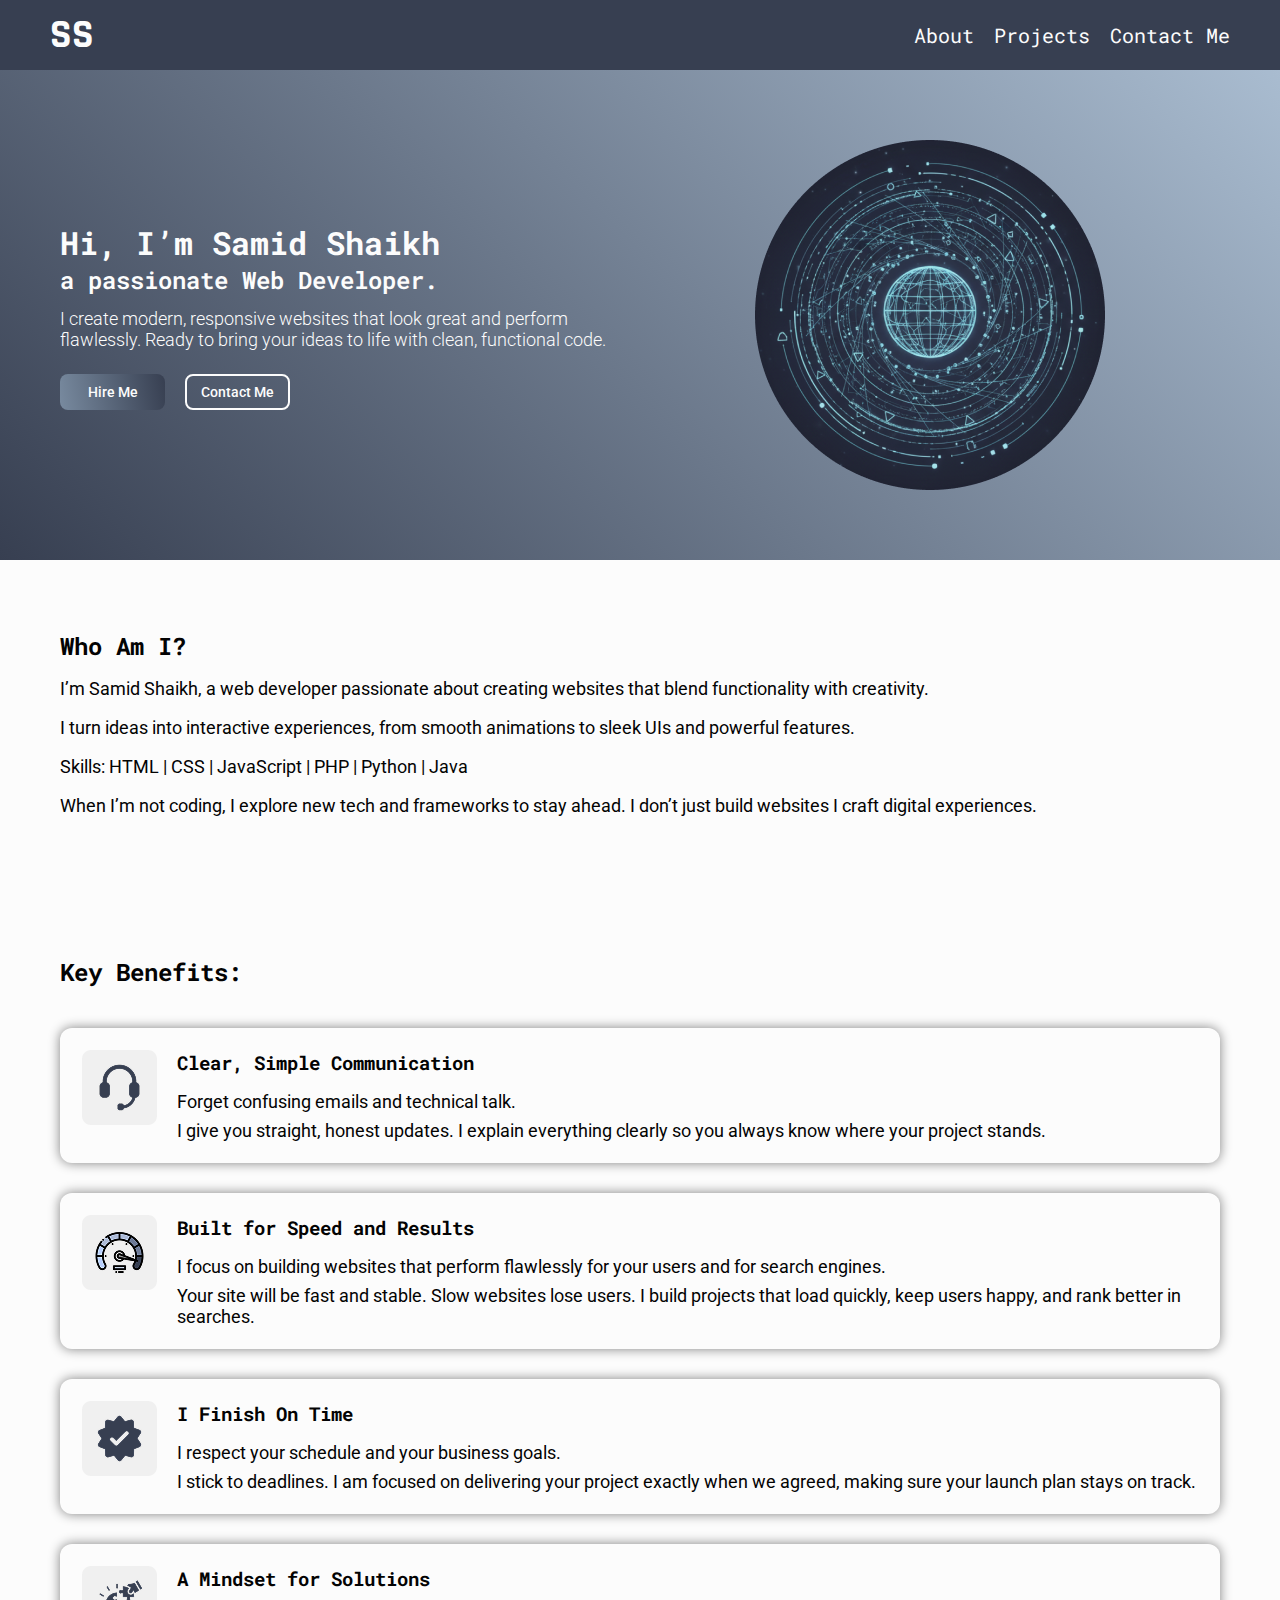
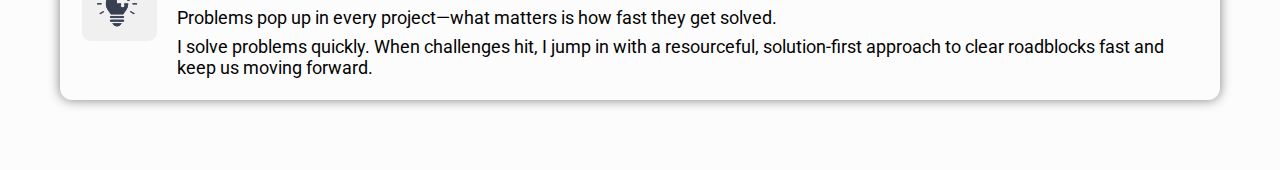
<file: index.html>
<!DOCTYPE html>
<html lang="en">

<head>
    <meta charset="UTF-8">
    <meta name="viewport" content="width=device-width, initial-scale=1.0">
    <link rel="shortcut icon" href="images/favicon.png" type="image/x-icon" sizes="32x32">

    <!-- META DESCRIPTION (search result snippet) -->
    <meta name="description"
        content="Samid Shaikh - Freelance web developer in Ahmedabad, India. I design fast, responsive websites for startups and small businesses." />

    <!-- Open Graph (share preview) -->
    <meta property="og:title" content="Freelance Web Developer in Ahmedabad | Samid Shaikh" />
    <meta property="og:description"
        content="I design fast, responsive websites for startups and small businesses in Ahmedabad." />
    <meta property="og:type" content="website" />

    <title>Samid Shaikh | Portfolio</title>
    <link rel="stylesheet" href="style.css">

</head>

<body>
    <nav>
        <div class="mainNav">
            <div class="navLeft">
                <h2 class="logo">SS</h2>
            </div>
            <div class="navRight">
                <ul>
                    <li><a href="#About">About</a></li>
                    <li><a href="#Projects">Projects</a></li>
                    <li><a href="#ContactMe">Contact Me</a></li>
                </ul>
            </div>
            <div class="hamBurger" id="navBtn">
                <span class="hamBurgerLine"></span>
                <span class="hamBurgerLine"></span>
                <span class="hamBurgerLine"></span>
            </div>

        </div>
        <div class="hamBurgerContent hide" id="navIteam">
            <ul>
                <li><a href="#About">About</a></li>
                <li><a href="#Projects">Projects</a></li>
                <li><a href="#ContactMe">Contact Me</a></li>
            </ul>
        </div>
    </nav>

    <!-- Hero Section -->
    <main>
        <div class="heroSection fullContainer">
            <div class="mainContainer container100">
                <div class="container50 heroLeft">
                    <div class="heroContent">
                        <h1 class="heading1">Hi, I’m Samid Shaikh</h1>
                        <h2 class="heading2">a passionate Web Developer.</h2>
                        <p class="txt">I create modern, responsive websites that look great and perform flawlessly.
                            Ready to bring your ideas to life with clean, functional code.</p>
                        <div class="btnContainer">
                            <button class="hireMe">Hire Me</button>
                            <button class="contactMe">Contact Me</button>
                        </div>
                    </div>
                </div>
                <div class="container50 herorRight">
                    <div class="imgContainer">
                        <img decoding="async" src="images/img1.png" alt="image 1" class="heroImg" draggable="false">
                    </div>
                </div>
            </div>
        </div>

        <!-- Project Section -->
        <!-- <div class="projectsSection fullContainer" id="Projects">
            <div class="mainContainer">
                <h2 class="heading3">Latest Projects</h2>
                <p class="txt">Here are some of my mini project’s fun, useful, and built to practice my web skills.</p>
                <div class="projectContainer">
                    <div class="projectBox"></div>
                    <div class="projectBox"></div>
                    <div class="projectBox"></div>
                    <div class="projectBox"></div>
                </div>
            </div>
        </div>
    </main> -->


    <!-- About Me -->
    <div class="aboutMe fullContainer" id="About">
        <div class="mainContainer">
            <h2 class="heading3">Who Am I?</h2>
            <p class="txt">I’m Samid Shaikh, a web developer passionate about creating websites that blend functionality
                with creativity.</p>
            <br>
            <p class="txt">I turn ideas into interactive experiences, from smooth animations to sleek UIs and powerful
                features.</p>
            <br>
            <p class="txt">Skills: HTML | CSS | JavaScript | PHP | Python | Java</p>
            <br>
            <p class="txt">When I’m not coding, I explore new tech and frameworks to stay ahead. I don’t just build
                websites I craft digital experiences.</p>
        </div>
    </div>


    <!-- Key Benefits -->
    <div class="keyBenefits fullContainer" id="KeyBenefits">
        <div class="mainContainer">
            <h2 class="heading3">Key Benefits:</h2>
            <div class="benefitsContainer">
                <div class="benefitsBox">
                    <div class="boxImage">
                        <img decoding="async" loading="lazy" src="images/icon1.png" alt="clear, simple communication">
                    </div>
                    <div class="boxContent">
                        <h3 class="heading4">Clear, Simple Communication</h3>
                        <p class="txt">Forget confusing emails and technical talk.</p>
                        <p class="txt">I give you straight, honest updates. I explain everything clearly so you always know where your project stands.</p>
                    </div>
                </div>
                <div class="benefitsBox">
                    <div class="boxImage">
                        <img decoding="async" loading="lazy" src="images/icon2.png" alt="clear, simple communication">
                    </div>
                    <div class="boxContent">
                        <h3 class="heading4">Built for Speed and Results</h3>
                        <p class="txt">I focus on building websites that perform flawlessly for your users and for search engines.</p>
                        <p class="txt">Your site will be fast and stable. Slow websites lose users. I build projects that load quickly, keep users happy, and rank better in searches.</p>
                    </div>
                </div>
                <div class="benefitsBox">
                    <div class="boxImage">
                        <img decoding="async" loading="lazy" src="images/icon3.png" alt="clear, simple communication">
                    </div>
                    <div class="boxContent">
                        <h3 class="heading4">I Finish On Time</h3>
                        <p class="txt">I respect your schedule and your business goals.</p>
                        <p class="txt">I stick to deadlines. I am focused on delivering your project exactly when we agreed, making sure your launch plan stays on track.</p>
                    </div>
                </div>
                <div class="benefitsBox">
                    <div class="boxImage">
                        <img decoding="async" loading="lazy" src="images/icon4.png" alt="clear, simple communication">
                    </div>
                    <div class="boxContent">
                        <h3 class="heading4">A Mindset for Solutions</h3>
                        <p class="txt">Problems pop up in every project—what matters is how fast they get solved.</p>
                        <p class="txt">I solve problems quickly. When challenges hit, I jump in with a resourceful, solution-first approach to clear roadblocks fast and keep us moving forward.</p>
                    </div>
                </div>
            </div>
        </div>
    </div>

    <script src="script.js"></script>
</body>

</html>
</file>
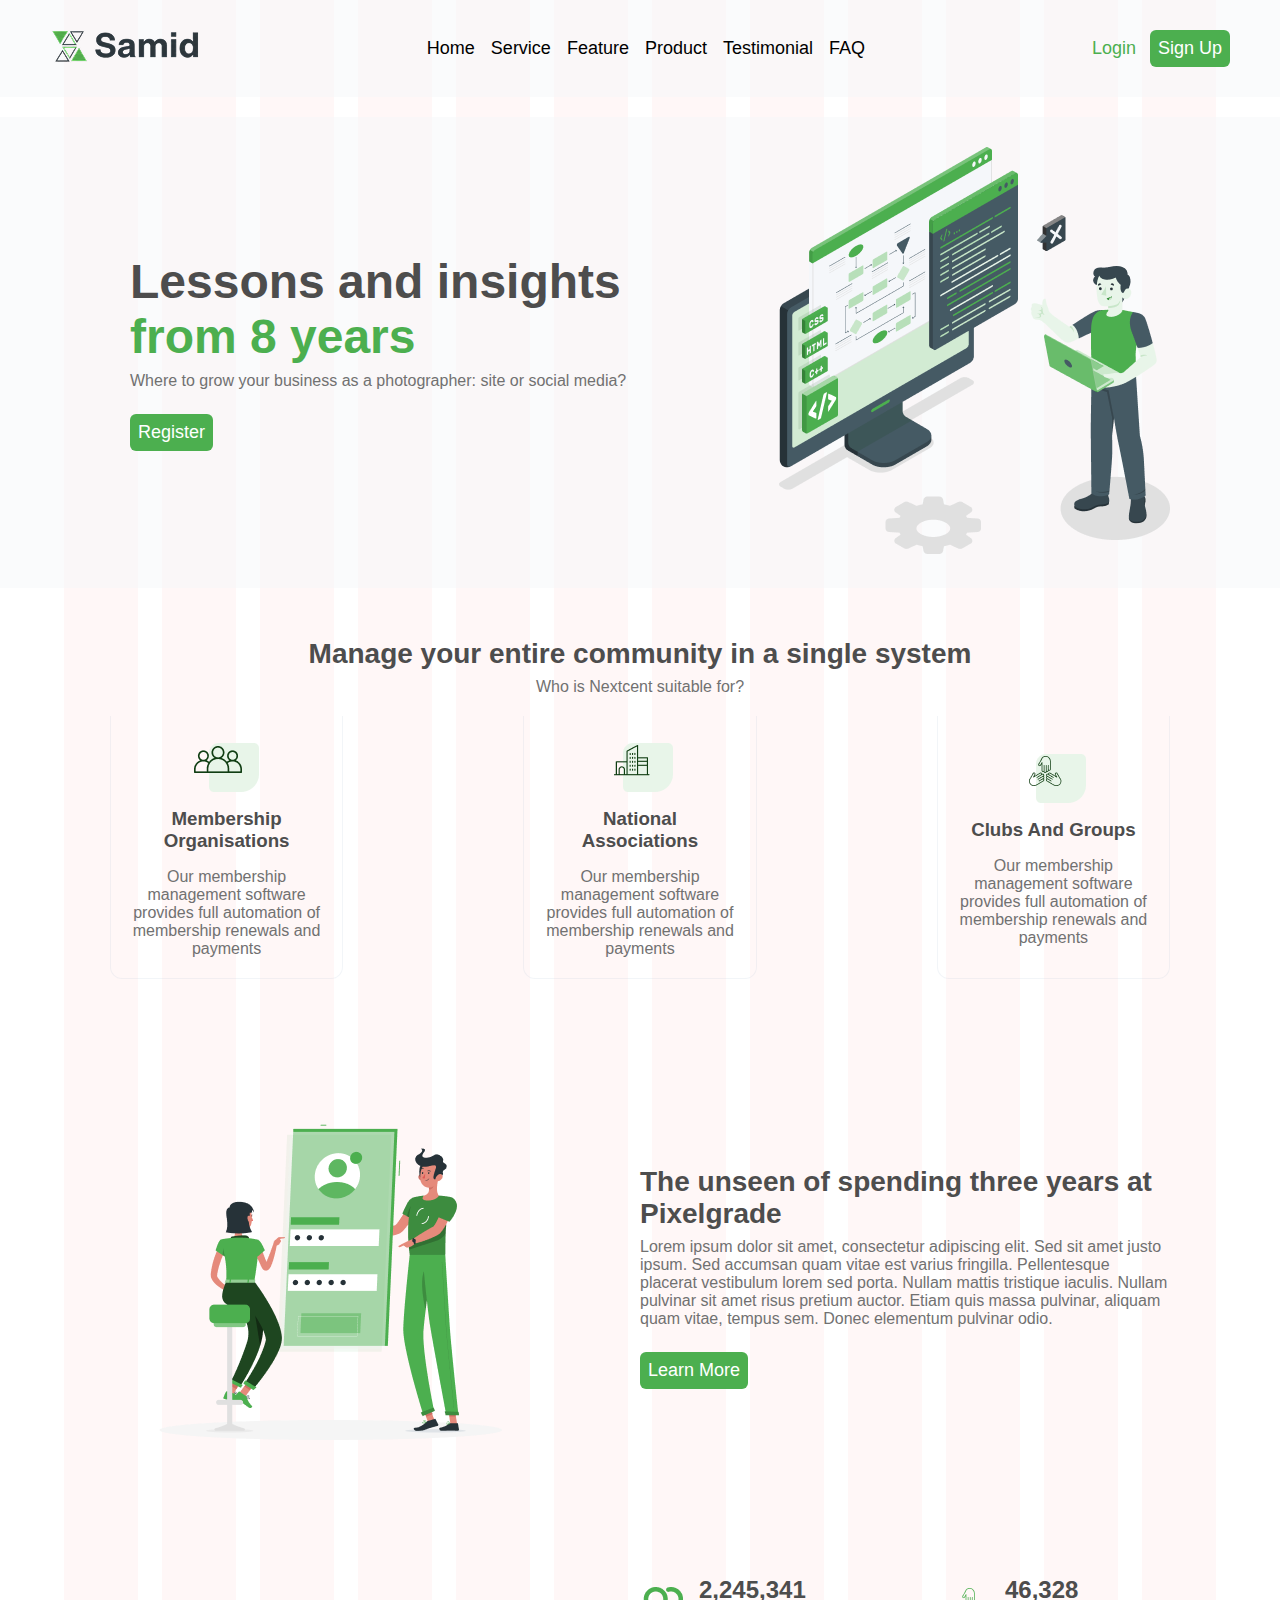
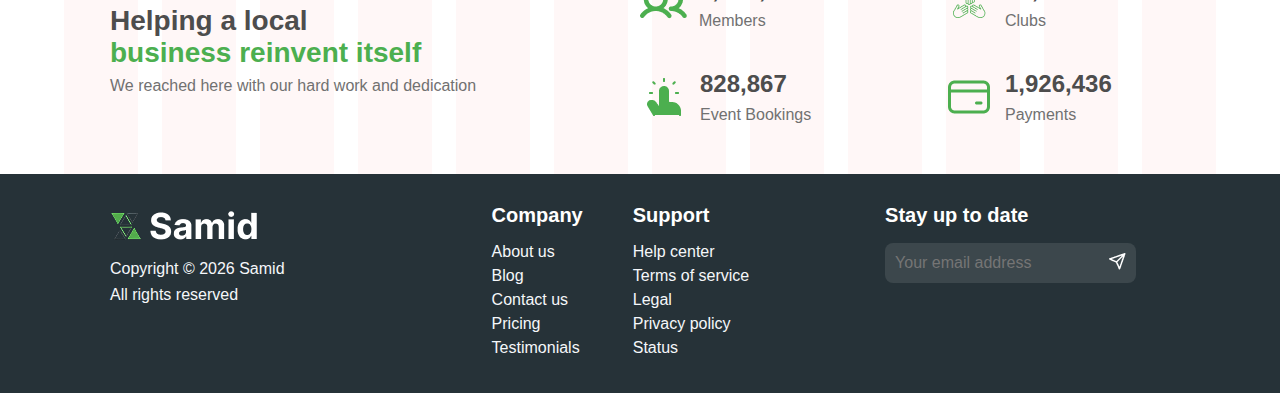
<file: Minimal Landing Page - Landing-Page/index.html>
<!DOCTYPE html>
<html lang="en">

<head>
    <meta charset="UTF-8">
    <meta name="viewport" content="width=device-width, initial-scale=1.0">
    <title>Minimal Landing Page - Samid Shaikh</title>
    <link rel="icon" href="images/Icon.png">
    <link rel="stylesheet" href="style.css">
</head>

<body>
    <header>
        <nav>
            <div class="fullNav">
                <div class="navLeft logo">
                    <img decoding="async" src="images/Logo.png" alt="logo">
                </div>
                <div class="navCenter">
                    <ul>
                        <li><a href="#">Home</a></li>
                        <li><a href="#">Service</a></li>
                        <li><a href="#">Feature</a></li>
                        <li><a href="#">Product</a></li>
                        <li><a href="#">Testimonial</a></li>
                        <li><a href="#">FAQ</a></li>
                    </ul>
                </div>
                <div class="navRight">
                    <a href="#" class="login">Login</a>
                    <button class="primaryButton">Sign Up</button>
                </div>
            </div>
            <div class="mobileNav">
                <div class="navLeftMobile logo">
                    <img decoding="async" src="images/Logo.png" alt="logo">
                </div>
                <div class="navrightMobile">
                    <div class="menu">
                        <button class="hamburger">|</button>
                        <button class="hamburger">|</button>
                        <button class="hamburger">|</button>
                    </div>
                </div>
            </div>
            <div class="mobileMenu hide" id="responsiveNav">
                <div class="navTop">
                    <div class="logo">
                        <img decoding="async" src="images/Logo.png" alt="logo">
                    </div>
                    <div>
                        <button id="close">X</button>
                    </div>
                </div>
                <div class="links">
                    <ul>
                        <li><a href="#">Home</a></li>
                        <li><a href="#">Service</a></li>
                        <li><a href="#">Feature</a></li>
                        <li><a href="#">Product</a></li>
                        <li><a href="#">Testimonial</a></li>
                        <li><a href="#">FAQ</a></li>
                    </ul>
                </div>
            </div>
        </nav>
    </header>

    <main>

        <!-- Entire Community -->

        <section class="heroSection">
            <div class="containerBox heroContainer">
                <div class="block100 heroFull">
                    <div class="heroLeft p20">
                        <h1 class="heading1">Lessons and insights <span class="primaryGreen">from 8 years</span></h1>
                        <p class="text">Where to grow your business as a photographer: site or social media?</p>
                        <button class="primaryButton">Register</button>
                    </div>
                    <div class="heroRight">
                        <img decoding="async" src="images/img1.png" alt="hero bg" class="res-img">
                    </div>
                </div>
            </div>
        </section>

        <section class="entireCommunity">
            <div class="containerBox">
                <div class="block100">
                    <div class="communityTop">
                        <h2 class="heading2">Manage your entire community in a single system</h2>
                        <p class="text">Who is Nextcent suitable for?
                        </p>
                    </div>
                    <div class="cardContainer">
                        <div class="card">
                            <img decoding="async" src="images/icon1.png" alt="icon1">
                            <h3 class="heading3">Membership Organisations</h3>
                            <p class="text">Our membership management software provides full automation of membership
                                renewals and payments</p>
                        </div>
                        <div class="card">
                            <img decoding="async" src="images/icon2.png" alt="icon1">
                            <h3 class="heading3">National Associations</h3>
                            <p class="text">Our membership management software provides full automation of membership
                                renewals and payments</p>
                        </div>
                        <div class="card">
                            <img decoding="async" src="images/icon3.png" alt="icon1">
                            <h3 class="heading3">Clubs And Groups</h3>
                            <p class="text">Our membership management software provides full automation of membership
                                renewals and payments</p>
                        </div>
                    </div>
                </div>
            </div>
        </section>

        <!-- Pixelgrade -->
        <section class="Pixelgrade">
            <div class="containerBox">
                <div class="block100 Pixelgrade100">
                    <div class="block50 pixelImg">
                        <img decoding="async" src="images/img2.png" alt="image2" class="res-img">
                    </div>
                    <div class="block50">
                        <h2 class="heading2">The unseen of spending three years at Pixelgrade</h2>
                        <p class="text">Lorem ipsum dolor sit amet, consectetur adipiscing elit. Sed sit amet justo
                            ipsum. Sed accumsan quam vitae est varius fringilla. Pellentesque placerat vestibulum lorem
                            sed porta. Nullam mattis tristique iaculis. Nullam pulvinar sit amet risus pretium auctor.
                            Etiam quis massa pulvinar, aliquam quam vitae, tempus sem. Donec elementum pulvinar odio.
                        </p>
                        <button class="primaryButton">Learn More</button>
                    </div>
                </div>
            </div>
        </section>

        <!-- business reinvent -->
        <section class="businessReinvent">
            <div class="containerBox">
                <div class="block100 business100">
                    <div class="block50 businessHeading">
                        <h2 class="heading2">Helping a local <div class="primaryGreen">business reinvent itself</div>
                        </h2>
                        <p class="text">We reached here with our hard work and dedication</p>
                    </div>
                    <div class="block50">
                        <div class="members">
                            <div class="counts">
                                <img decoding="async" src="images/icon4.png" alt="icon4 members">
                                <div>
                                    <p class="memberCount" id="member">2,245,341</p>
                                    <p class="text">Members</p>
                                </div>
                            </div>
                            <div class="counts">
                                <img decoding="async" src="images/icon5.png" alt="icon4 Clubs">
                                <div>
                                    <p class="memberCount" id="Clubs">46,328</p>
                                    <p class="text">Clubs</p>
                                </div>
                            </div>
                            <div class="counts">
                                <img decoding="async" src="images/icon6.png" alt="icon4 Event">
                                <div>
                                    <p class="memberCount" id="Event">828,867</p>
                                    <p class="text">Event Bookings</p>
                                </div>
                            </div>
                            <div class="counts">
                                <img decoding="async" src="images/icon7.png" alt="icon4 Payments">
                                <div>
                                    <p class="memberCount" id="Payments">1,926,436</p>
                                    <p class="text">Payments</p>
                                </div>
                            </div>
                        </div>
                    </div>
                </div>
            </div>
        </section>
    </main>

    <footer class="footer">
        <div class="containerBox">
            <div class="block100 footerContainer">
                <div class="box1">
                    <img src="images/Logo-2.png" alt="logo">
                    <p class="text">Copyright © 2026 Samid</p>
                    <p class="text">All rights reserved</p>
                </div>
                <div class="twoBox">
                    <div class="box2">
                        <div>
                            <h4 class="heading4">Company</h4>
                            <ul>
                                <li><a href="#">About us</a></li>
                                <li><a href="#">Blog</a></li>
                                <li><a href="#">Contact us</a></li>
                                <li><a href="#">Pricing</a></li>
                                <li><a href="#">Testimonials</a></li>
                            </ul>
                        </div>
                        <div>
                            <h4 class="heading4">Support</h4>
                            <ul>
                                <li><a href="#">Help center</a></li>
                                <li><a href="#">Terms of service</a></li>
                                <li><a href="#">Legal</a></li>
                                <li><a href="#">Privacy policy</a></li>
                                <li><a href="#">Status</a></li>
                            </ul>
                        </div>
                    </div>
                    <div class="box3">
                        <h4 class="heading4">Stay up to date</h4>
                        <div class="inputContainer">
                            <input type="text" placeholder="Your email address" id="email" class="emailField">
                            <button class="send"><img src="images/icon8.png" alt="send icon"></button>
                        </div>
                    </div>
                </div>
            </div>
        </div>
    </footer>


    <script src="script.js"></script>
</body>

</html>
</file>
<file: style.css>
@import url('https://fonts.googleapis.com/css2?family=Rajdhani:wght@300;400;500;600;700&family=Roboto+Mono:ital,wght@0,100..700;1,100..700&family=Roboto:ital,wght@0,100..900;1,100..900&display=swap');
/* font-family: "Roboto", sans-serif; */
/* font-family: "Roboto Mono", monospace; */
/* font-family: "Rajdhani", sans-serif; */

/* Main/Variable */
* {
    margin: 0;
    padding: 0;
}

:root {
    --logo-font: "Rajdhani", sans-serif;
    --primary-font: "Roboto Mono", monospace;
    --secondary-font: "Roboto", sans-serif;
}

.hide {
    display: none;
}

.fullContainer {
    padding: 30px 60px;
}

.mainContainer {
    margin: 40px;
    max-width: 1440px;
    width: 100%;
    justify-self: center;
}

.container100 {
    display: flex;
    justify-content: center;
    align-items: center;
}

.container50 {
    width: 50%;
}

.heading1,
.heading2,
.heading3,
.heading4 {
    font-family: var(--primary-font);
    color: #FCFCFC;
}

.heading2 {
    font-weight: 600;
}

.txt {
    font-family: var(--secondary-font);
    color: #FCFCFC;
    font-size: 18px;
    line-height: normal;
}

.bold {
    font-weight: 600;
}

@media only screen and (max-width: 550px) {
    .txt {
        font-size: 16px;
    }

    .heading1 {
        font-size: 24px
    }

    .heading2 {
        font-size: 18px;
    }

    .heading3 {
        font-size: 24px;
    }

    .heading4 {
        font-size: 18px;
    }
}

/* @media only screen and (max-width: 1440px) {} */

@media only screen and (max-width: 992px) {
    .heading1 {
        font-size: 28px
    }

    .heading2 {
        font-size: 20px;
    }

    .fullContainer {
        padding: 30px;
    }

}

@media only screen and (max-width: 768px) {
    .container100 {
        display: flex;
        flex-direction: column;
    }

    .container50 {
        width: 100%;
    }

    .fullContainer {
        padding: 10px;
    }

    .mainContainer {
        margin: 20px;
    }
}

@media only screen and (max-width: 400px) {
    .fullContainer {
        padding: 30px 10px;
    }

    .mainContainer {
        margin: 0px;
    }
}

/* NavBar */
nav {
    background-color: #373F51;

}

.mainNav {
    height: 70px;
    margin: 0px 50px;
    display: flex;
    justify-content: space-between;

    align-items: center;
    max-width: 1440px;
    width: 100%;
    justify-self: center;
}

.navLeft,
.navRight,
.hamBurger {
    margin: 0px 50px;
}

.navLeft .logo {
    font-size: 40px;
    color: #FCFCFC;
    font-family: var(--logo-font);
}

.navRight ul {
    display: flex;
    gap: 20px;
}

.navRight ul li {
    list-style: none;
}

.navRight ul li a {
    text-decoration: none;
    color: #FCFCFC;
    font-size: 20px;
    font-weight: 400;
    font-family: var(--primary-font);
}

.hamBurger {
    display: none;
}

.hamBurger span {
    display: inline-flex;
    gap: 10px;
}

.hamBurgerLine {
    height: 32px;
    width: 2px;
    background-color: #fcfcfc;
}

.hamBurgerContent {
    background-color: #485166;
    padding: 30px 0px;
    text-align: center;
    position: absolute;
    width: 100%;
}

.hamBurgerContent ul {
    gap: 8px;
    display: grid;
}

.hamBurgerContent ul li a {
    text-decoration: none;
    color: #FCFCFC;
    font-size: 20px;
    font-weight: 400;
    font-family: var(--primary-font);
}

@media only screen and (max-width: 768px) {
    .hamBurger {
        display: flex;
        gap: 8px;
        font-size: 35px;
        line-height: 0px;
        font-weight: 600;
        color: #fcfcfc;
        border: 1px solid #fcfcfc;
        transform: rotate(90deg);
        padding: 8px;
    }

    .navRight {
        display: none;
    }
}

/* Hero Section */

.heroSection {
    background: linear-gradient(45deg, #373F51, #A9BCD0);
}

.herorRight,
.heroLeft {
    overflow: hidden;
}

.heroContent p {
    margin: 12px 0px;
    font-weight: 300;
}

.btnContainer {
    display: flex;
    gap: 20px;
}

.hireMe {
    height: 36px;
    width: 105px;
    border-radius: 8px;
    border: none;
    background: linear-gradient(80deg, #788a9f, #373f51);
    color: #FCFCFC;
    font-family: var(--secondary-font);
    font-size: 14px;
    margin-top: 12px;
    font-weight: 500;
}

.contactMe {
    height: 36px;
    width: 105px;
    border-radius: 8px;
    border: 2px solid #FCFCFC;
    background: transparent;
    color: #FCFCFC;
    font-family: var(--secondary-font);
    font-size: 14px;
    margin-top: 12px;
    font-weight: 500;
}

.heroContent {
    animation: LeftToRight 2s ease;
}



.imgContainer {
    animation: RightToLeft 2s ease;
}



.heroImg {
    display: flex;
    justify-self: center;
    animation: rotate 2s ease;
}

@media only screen and (max-width: 992px) {
    .heroImg {
        width: 280px;
        height: auto;
    }
}

@media only screen and (max-width: 768px) {
    .heroImg {
        display: none;
    }
}

/* Animation */

/* Image Rotate */
@keyframes rotate {
    0% {
        transform: rotate(0deg);
    }

    100% {
        transform: rotate(360deg);
    }
}

/* Content From Right to Left */
@keyframes RightToLeft {
    from {
        opacity: 0;
        transform: translateX(100%);
    }

    to {
        opacity: 1;
        transform: translateX(0%);
    }
}

/* Content From Left to Right */
@keyframes LeftToRight {
    from {
        opacity: 0;
        transform: translateX(-100%);
    }

    to {
        opacity: 1;
        transform: translateX(0%);
    }
}


/* Project Section */

.projectsSection {
    background-color: #F0F0F0;
}

.projectsSection .heading3,
.projectsSection .txt {
    color: #030303;
}

.projectsSection .heading3 {
    margin-bottom: 16px;
}

.projectContainer {
    margin-top: 40px;
    height: 300px;
    display: grid;
    grid-template-columns: 210px 210px 210px 210px;
    justify-content: space-between;
}

.projectBox {
    width: 100%;
    height: 100%;
    border: 1px solid black;
}


@media only screen and (max-width: 992px) {
    .projectBox:nth-child(4) {
        display: none;
    }

    .projectContainer {
        grid-template-columns: 200px 200px 200px;
    }
}

@media only screen and (max-width: 768px) {
    .projectBox:nth-child(4) {
        display: block;
    }

    .projectBox {
        height: 300px;
    }

    .projectContainer {
        grid-template-columns: 230px 230px;
        gap: 30px;
        height: auto;
        justify-content: space-evenly;
    }
}

@media only screen and (max-width: 550px) {
    .projectContainer {
        grid-template-columns: 250px;
        gap: 20px;
        height: auto;
        justify-content: space-evenly;
    }

    .projectBox:nth-child(4),
    .projectBox:nth-child(3) {
        display: none;
    }
}

/* About Me */
.aboutMe {
    background-color: #fcfcfc;
}

.aboutMe .heading3 {
    margin-bottom: 16px;
}

.aboutMe .heading3,
.aboutMe .txt {
    color: #030303;
}


/* Key Benefits */
.keyBenefits {
    background-color: #fcfcfc;
}

.keyBenefits .heading3,
.benefitsBox .boxContent .heading4,
.benefitsBox .boxContent .txt {
    color: #030303;
}

.boxContent .heading4 {
    margin-bottom: 16px;
}

.boxContent .txt:nth-child(2) {
    margin-bottom: 8px;
}

.benefitsBox {
    display: flex;
    gap: 20px;
    padding: 20px;
    border-radius: 12px;
    box-shadow: 0px 0px 12px gray;
    margin: 30px 0px;
    border: 2px solid transparent;
}

.benefitsBox:hover {
    border: 2px solid #373F51;
    box-shadow: none;
    transition: .5s ease;
}

.benefitsContainer {
    margin: 40px 0px;
}

@media only screen and (max-width: 550px) {
    .benefitsBox {
        flex-direction: column;
    }
}
</file>
<file: Minimal Landing Page - Landing-Page/style.css>
* {
    margin: 0;
    padding: 0;
}

:root {
    --primary-font: 'inter', sans-serif;
    --primary-color: #4CAF4F;
    --white-color: #FFFFFF;
    --gray-heading: #4D4D4D;
    --gray-text: #717171;
    --primary-font-size: 18px;
    --color-silver: #F5F7FA;
}

main {
    font-family: var(--primary-font);
}

.block100 {
    display: flex;
    flex-direction: column;
    justify-content: center;
    align-items: center;
    padding: 30px 50px;
}

.containerBox {
    margin: 20px 60px;
}

.p20 {
    padding: 20px;
}

.text {
    font-family: var(--primary-font);
    color: var(--gray-text);
    margin-top: 8px;
}

.heading1 {
    color: var(--gray-heading);
}

.hide {
    display: none;
}

.res-img {
    width: auto;
}

.heading2 {
    color: var(--gray-heading);
    font-size: 28px;
}

.heading3 {
    color: var(--gray-heading);
}

.heading4 {
    font-family: var(--primary-font);
    color: var(--white-color);
}

.block50 {
    width: 50%;
}

/* Hero Container */
body {
    background-image: url("images/herobg.png");
    background-position: center;
}

/* Navbar */
nav {
    padding: 30px 50px;

    font-family: sans-serif;
    background: rgba(245, 247, 250, 0.5);
}

.fullNav {
    display: flex;
    justify-content: space-between;
    align-items: center;
}

.fullNav .navCenter ul {
    display: flex;
    gap: 16px;
    font-size: var(--primary-font-size);
    color: #18191F;
    font-family: var(--primary-font);
}

.fullNav .navCenter ul li {
    list-style: none;
    display: flex;
    justify-content: space-between;
    align-items: center;
}

.fullNav .navCenter ul li:hover {
    font-weight: 600;

}

.fullNav .navCenter ul li a {
    color: black;
    text-decoration: none;
}

.navRight {
    display: flex;
    gap: 14px;
    align-items: center;
}

.navRight .login {
    color: var(--primary-color);
    font-size: var(--primary-font-size);
    text-decoration: none;
}

.primaryButton {
    background-color: var(--primary-color);
    color: var(--white-color);
    border: none;
    border-radius: 6px;
    font-size: var(--primary-font-size);
    padding: 8px;
    cursor: pointer;
}

/* mobile nav */
.mobileNav {
    display: flex;
    align-items: center;
    justify-content: space-between;
    width: 100%;
    display: none;
}

.navrightMobile {
    display: flex;
    gap: 12px;
    justify-content: center;
}

.menu {
    display: flex;
    margin: 0;
    padding: 0;
    gap: 2px;
    rotate: 90deg;
}

.menu button {
    margin: 0;
    padding: 0;
    color: var(--gray-heading);
    background-color: transparent;
    border: none;
    font-size: 30px;
}

.mobileMenu {
    background: rgba(245, 247, 250, 0.9);
    padding: 30px;
    width: 200px;
    height: 100vh;
    position: absolute;
    margin: 0;
    left: 0;
    top: 0;
}

.navTop {
    display: flex;
    justify-content: space-between;
    align-items: center;
}

#close {
    border: none;
    background-color: transparent;
    font-size: 24px;
    color: var(--gray-heading);
}

.links ul {
    display: flex;
    flex-direction: column;
    gap: 8px;
    margin-top: 40px;
}

.links ul li {
    list-style: none;
}

.links ul li a {
    text-decoration: none;
    color: var(--gray-text);
}

.links ul li a:hover {
    font-weight: 600;
}

/* main */

/* Our Clients */


.ourClients {
    margin-top: 0px;
}


.clients .containerBox {
    margin-top: 0px;
}

.clients .block100 {
    padding-top: 0px;
}

/* Hero Section */

.heroSection {
    background: rgba(245, 247, 250, 0.5);
}

.heroFull {
    width: auto;
    flex-direction: row;
    justify-content: space-between;
}

.heroLeft {
    width: 50%;
    align-self: center;
    align-items: flex-start;
}

.heroLeft h1 {
    font-size: 48px;
}

.primaryGreen {
    color: var(--primary-color);
}

.heroLeft .primaryButton {
    margin-top: 24px;
}

@media only screen and (max-width: 992px) {
    .block50 {
        width: 100%;
    }

    .mobileNav {
        display: flex;
    }

    .fullNav {
        display: none;
    }

    .heroFull {
        flex-direction: column;
    }

    .heroLeft {
        width: auto;
    }

    .block100 {
        padding: 20px 30px;
    }

    .heroRight {
        margin-top: 20px;
    }

    .p20 {
        padding: 20px 0px;
    }
}

@media only screen and (max-width: 768px) {
    .block100 {
        padding: 20px 0px;
    }
}

@media only screen and (max-width: 500px) {
    .containerBox {
        margin: 20px 20px;
    }

    nav {
        padding: 30px 20px;
    }

    .heroLeft h1 {
        font-size: 38px;
    }

    .block100 {
        padding: 0px;
    }

    .res-img {
        width: 100%;
    }
}

/* Entire Community */

.communityTop {
    text-align: center;
}

.cardContainer {
    display: grid;
    grid-template-columns: 22% 22% 22%;
    justify-content: space-between;
    margin-top: 20px;
    width: 100%;
}

.card {
    height: auto;
    border: 1px solid #abbed129;
    border-bottom-left-radius: 12px;
    border-bottom-right-radius: 12px;
    padding: 20px;
    display: flex;
    flex-direction: column;
    justify-content: center;
    align-items: center;
    gap: 16px;
    text-align: center;
    border-top: none;
}

.card .text {
    margin-top: 0;
}

@media only screen and (max-width: 1199px) {
    .cardContainer {
        grid-template-columns: 30% 30% 30%;
    }
}

@media only screen and (max-width: 768px) {
    .cardContainer {
        display: flex;
        flex-direction: column;
        gap: 18px;
        align-items: center;
    }

    .card {
        width: 200px;
    }
}

/* Pixelgrade */

.Pixelgrade100 {
    flex-direction: row;
}

.Pixelgrade100 .block50 .primaryButton {
    margin-top: 24px;
}

@media only screen and (max-width: 992px) {
    .Pixelgrade100 {
        flex-direction: column;
        align-items: center;
        justify-content: center;
    }

    .pixelImg {
        display: flex;
        justify-content: center;
    }
}

/* business reinvent */

.business100 {
    flex-direction: row;
}

.members {
    display: grid;
    grid-template-columns: 50% 50%;
    gap: 40px;
}

.counts {
    display: flex;
    gap: 12px;
    align-items: center;
}

.counts .memberCount {
    color: var(--gray-heading);
    font-size: 24px;
    font-weight: bold;
}

@media only screen and (max-width: 992px) {
    .business100 {
        flex-direction: column;
        align-items: center;
        justify-content: center;
        gap: 30px;
    }

    .businessHeading {
        text-align: center;
    }
}

@media only screen and (max-width: 500px) {
    .members {
        display: flex;
        gap: 20px;
        flex-direction: column;
        width: max-content;
        justify-self: center;
    }
}

/* footer */

.footer {
    background-color: #263238;
    font-family: var(--primary-font-size);
}

.footer .containerBox {
    margin-bottom: 0;
}

.footerContainer p {
    color: var(--color-silver);
}

.footerContainer {
    display: grid;
    grid-template-columns: 30% 64%;
    justify-content: space-between;
}

.box2 {
    display: flex;
    gap: 50px;
}

.box2 ul li {
    list-style: none;
    margin: 6px 0px;
}

.box2 ul li a {
    text-decoration: none;
    color: var(--color-silver);
    font-family: var(--primary-font);
}

.box2 .heading4,
.box3 .heading4 {
    margin-bottom: 16px;
    font-size: 20px;
}

.send {
    background-color: transparent;
    border: none;
}

.emailField {
    color: var(--gray-text);
    font-family: var(--primary-font);
    background-color: transparent;
    border: none;
    font-size: 16px;
    width: 210px;
}

.inputContainer .emailField:focus {
    outline: none;
    border: none;
    box-shadow: none;
    background: transparent;
}

.inputContainer {
    padding: 10px;
    display: flex;
    gap: 4px;
    border-radius: 8px;
    background-color: rgba(81, 91, 96, 0.5);
    width: max-content;
}

.box1,
.box2,
.box3 {
    align-self: flex-start;
}

.twoBox {
    display: grid;
    grid-template-columns: 52% 42%;
    justify-content: space-between;
}

@media only screen and (max-width: 992px) {
    .footerContainer {
        display: flex;
        flex-direction: column;
        gap: 30px;
        width: max-content;
        align-self: center;
        justify-self: center;
    }

    .box1,
    .box2,
    .box3 {
        align-self: center;
    }
}

@media only screen and (max-width: 620px) {
    .twoBox{
        display: flex;
        flex-direction: column;
        gap: 30px;
        width: max-content;
        align-self: center;
        justify-self: center;
    }
}
</file>
